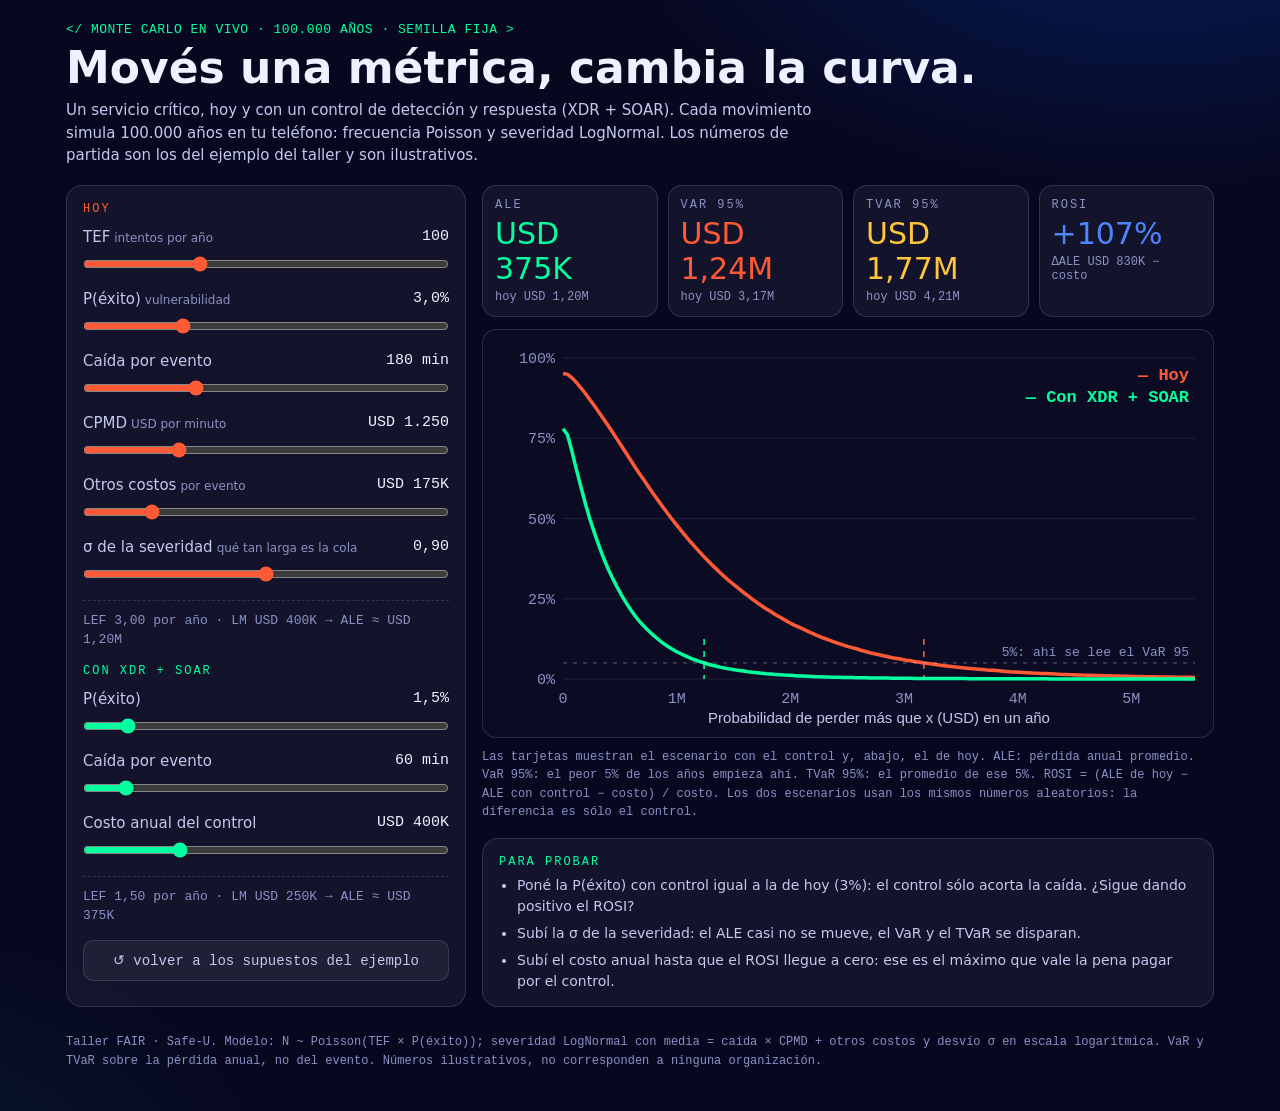
<file: index.html>
<!DOCTYPE html>
<html lang="es">
<head>
<meta charset="utf-8">
<meta name="viewport" content="width=device-width,initial-scale=1">
<title>Simulador FAIR · Monte Carlo</title>
<meta name="description" content="Simulador Monte Carlo de pérdida anual con FAIR: mové las métricas y mirá cómo cambian el ALE, el VaR, el TVaR y el ROSI de un control.">
<style>
:root{
  --bg:#070820;--card:rgba(255,255,255,.05);--line:rgba(255,255,255,.13);
  --green:#03FF9E;--coral:#FF5A36;--amber:#FFC53D;--blue:#4C86FF;--violet:#B78CFF;
  --ink:#EEF1FF;--ink2:#C3C9EE;--mute:#8A92C4;
  --h:'Bahnschrift','DIN Alternate','Segoe UI',system-ui,sans-serif;
  --b:'Segoe UI','Helvetica Neue',system-ui,-apple-system,sans-serif;
  --m:'Cascadia Code','Consolas','SF Mono','Menlo',monospace;
}
*{box-sizing:border-box;margin:0;padding:0}
html{-webkit-text-size-adjust:100%}
body{background:radial-gradient(900px 500px at 90% -10%,rgba(0,84,242,.28),transparent 60%),radial-gradient(700px 500px at -10% 110%,rgba(3,255,158,.08),transparent 60%),var(--bg);
  color:var(--ink);font-family:var(--b);min-height:100vh;-webkit-font-smoothing:antialiased}
.wrap{max-width:1180px;margin:0 auto;padding:22px 16px 40px}
header .tag{font-family:var(--m);font-size:13px;color:var(--green);letter-spacing:.5px;text-transform:uppercase}
header h1{font-family:var(--h);font-size:clamp(26px,6vw,44px);line-height:1.05;margin:8px 0 8px}
header p{color:var(--ink2);font-size:15px;line-height:1.5;max-width:760px}
.grid{display:grid;grid-template-columns:minmax(0,1fr);gap:16px;margin-top:18px}
.grid>*{min-width:0}
body{overflow-x:hidden}
@media(min-width:900px){.grid{grid-template-columns:400px minmax(0,1fr)}}
.card{background:var(--card);border:1px solid var(--line);border-radius:16px;padding:16px 16px 14px}
.k{font-family:var(--m);font-size:12px;letter-spacing:2px;color:var(--mute);text-transform:uppercase}
.k.g{color:var(--green)}.k.c{color:var(--coral)}
.sl{display:grid;grid-template-columns:1fr auto;align-items:center;gap:4px 10px;margin-top:12px}
.sl label{font-size:15px;color:var(--ink2)}
.sl label small{color:var(--mute);font-size:12px;margin-left:4px}
.sl output{font-family:var(--m);font-size:15px;color:var(--ink);text-align:right}
.sl input{grid-column:1 / span 2;width:100%;accent-color:var(--coral);height:28px}
.sl.c input{accent-color:var(--green)}
.lm{font-family:var(--m);font-size:13px;color:var(--mute);border-top:1px dashed var(--line);margin-top:12px;padding-top:10px;line-height:1.5}
.sep{height:14px}
button.rst{margin-top:14px;width:100%;font-family:var(--m);font-size:14px;padding:11px;border-radius:10px;border:1px solid var(--line);background:rgba(255,255,255,.05);color:var(--ink2);cursor:pointer}
.kp{display:grid;grid-template-columns:repeat(2,1fr);gap:10px}
@media(min-width:620px){.kp{grid-template-columns:repeat(4,1fr)}}
.kp>div{background:var(--card);border:1px solid var(--line);border-radius:14px;padding:12px}
.kp .v{font-family:var(--h);font-size:clamp(20px,4.6vw,30px);margin-top:4px}
.kp .d{font-family:var(--m);font-size:12px;color:var(--mute);margin-top:4px}
.kp .ale .v{color:var(--green)}.kp .var .v{color:var(--coral)}.kp .tvar .v{color:var(--amber)}.kp .rosi .v{color:var(--blue)}
.chart{margin-top:12px;background:rgba(255,255,255,.02);border:1px solid var(--line);border-radius:14px;padding:6px}
.chart svg{display:block;width:100%;height:auto}
.note{font-family:var(--m);font-size:12px;color:var(--mute);line-height:1.55;margin-top:10px}
.try{margin-top:16px}
.try li{color:var(--ink2);font-size:14px;line-height:1.5;margin:6px 0 0 18px}
.busy{opacity:.55;transition:opacity .15s}
footer{margin-top:26px;color:var(--mute);font-size:12px;line-height:1.6;font-family:var(--m)}
footer a{color:var(--ink2)}
</style>
</head>
<body>
<div class="wrap">
  <header>
    <div class="tag">&lt;/ monte carlo en vivo · 100.000 años · semilla fija &gt;</div>
    <h1>Movés una métrica, cambia la curva.</h1>
    <p>Un servicio crítico, hoy y con un control de detección y respuesta (XDR + SOAR). Cada movimiento simula 100.000 años en tu teléfono: frecuencia Poisson y severidad LogNormal. Los números de partida son los del ejemplo del taller y son ilustrativos.</p>
  </header>

  <div class="grid">
    <section class="card" id="ctl">
      <div class="k c">Hoy</div>
      <div class="sl"><label>TEF<small>intentos por año</small></label><output for="tef"></output><input type="range" name="tef" min="10" max="300" step="5"></div>
      <div class="sl"><label>P(éxito)<small>vulnerabilidad</small></label><output for="p0"></output><input type="range" name="p0" min="0.5" max="10" step="0.5"></div>
      <div class="sl"><label>Caída por evento</label><output for="dt0"></output><input type="range" name="dt0" min="0" max="600" step="10"></div>
      <div class="sl"><label>CPMD<small>USD por minuto</small></label><output for="cpmd"></output><input type="range" name="cpmd" min="0" max="5000" step="50"></div>
      <div class="sl"><label>Otros costos<small>por evento</small></label><output for="otros"></output><input type="range" name="otros" min="0" max="1000" step="25"></div>
      <div class="sl"><label>σ de la severidad<small>qué tan larga es la cola</small></label><output for="sg"></output><input type="range" name="sg" min="0.2" max="1.6" step="0.05"></div>
      <div class="lm" data-lm="0"></div>
      <div class="sep"></div>
      <div class="k g">Con XDR + SOAR</div>
      <div class="sl c"><label>P(éxito)</label><output for="p1"></output><input type="range" name="p1" min="0.5" max="10" step="0.5"></div>
      <div class="sl c"><label>Caída por evento</label><output for="dt1"></output><input type="range" name="dt1" min="0" max="600" step="10"></div>
      <div class="sl c"><label>Costo anual del control</label><output for="costo"></output><input type="range" name="costo" min="25" max="1500" step="25"></div>
      <div class="lm" data-lm="1"></div>
      <button class="rst" data-reset>↺ volver a los supuestos del ejemplo</button>
    </section>

    <section>
      <div class="kp" id="kp">
        <div class="ale"><div class="k">ALE</div><div class="v">…</div><div class="d"></div></div>
        <div class="var"><div class="k">VaR 95%</div><div class="v">…</div><div class="d"></div></div>
        <div class="tvar"><div class="k">TVaR 95%</div><div class="v">…</div><div class="d"></div></div>
        <div class="rosi"><div class="k">ROSI</div><div class="v">…</div><div class="d"></div></div>
      </div>
      <div class="chart" id="chart"></div>
      <div class="note">Las tarjetas muestran el escenario con el control y, abajo, el de hoy. ALE: pérdida anual promedio. VaR 95%: el peor 5% de los años empieza ahí. TVaR 95%: el promedio de ese 5%. ROSI = (ALE de hoy − ALE con control − costo) / costo. Los dos escenarios usan los mismos números aleatorios: la diferencia es sólo el control.</div>
      <div class="card try">
        <div class="k g">Para probar</div>
        <ul>
          <li>Poné la P(éxito) con control igual a la de hoy (3%): el control sólo acorta la caída. ¿Sigue dando positivo el ROSI?</li>
          <li>Subí la σ de la severidad: el ALE casi no se mueve, el VaR y el TVaR se disparan.</li>
          <li>Subí el costo anual hasta que el ROSI llegue a cero: ese es el máximo que vale la pena pagar por el control.</li>
        </ul>
      </div>
    </section>
  </div>

  <footer>Taller FAIR · Safe-U. Modelo: N ~ Poisson(TEF × P(éxito)); severidad LogNormal con media = caída × CPMD + otros costos y desvío σ en escala logarítmica. VaR y TVaR sobre la pérdida anual, no del evento. Números ilustrativos, no corresponden a ninguna organización.</footer>
</div>

<script>
(function () {
  'use strict';
  var NSIM = 100000;
  var DEF = { tef: 100, p0: 3, dt0: 180, cpmd: 1250, otros: 175, sg: 0.9, p1: 1.5, dt1: 60, costo: 400 };
  var COL = { g: '#03FF9E', co: '#FF5A36', ink2: '#C3C9EE', mu: '#8A92C4', grid: 'rgba(255,255,255,.08)' };
  function $(s, r) { return (r || document).querySelector(s); }
  function $$(s, r) { return Array.prototype.slice.call((r || document).querySelectorAll(s)); }
  function dec(v, d) { return v.toFixed(d).replace('.', ','); }
  function thou(v) { return String(Math.round(v)).replace(/\B(?=(\d{3})+(?!\d))/g, '.'); }
  function fmtUSD(v) { var a = Math.abs(v); if (a >= 1e6) return 'USD ' + dec(v / 1e6, a >= 1e7 ? 1 : 2) + 'M'; if (a >= 1e3) return 'USD ' + Math.round(v / 1e3) + 'K'; return 'USD ' + Math.round(v); }
  function lnParams(mean, sg) { return { mu: Math.log(mean) - sg * sg / 2, sg: sg }; }
  function mulberry(a) { return function () { a |= 0; a = a + 0x6D2B79F5 | 0; var t = Math.imul(a ^ a >>> 15, 1 | a); t = t + Math.imul(t ^ t >>> 7, 61 | t) ^ t; return ((t ^ t >>> 14) >>> 0) / 4294967296; }; }
  function normal(r) { var u = 0, v = 0; while (u === 0) u = r(); while (v === 0) v = r(); return Math.sqrt(-2 * Math.log(u)) * Math.cos(2 * Math.PI * v); }
  function poisInv(lam, u) { var k = 0, p = Math.exp(-lam), c = p; while (u > c && k < 400) { k++; p *= lam / k; c += p; } return k; }
  function simYears(n, seed, lam, mean, sg) {
    var p = lnParams(mean, sg), out = new Float64Array(n);
    for (var y = 0; y < n; y++) {
      var r = mulberry(seed * 2654435761 + y * 40503 + 7), k = poisInv(lam, r()), tot = 0;
      for (var j = 0; j < k; j++) tot += Math.exp(p.mu + p.sg * normal(r));
      out[y] = tot;
    }
    return out;
  }
  function stats(arr) {
    var a = Float64Array.from(arr).sort(), n = a.length, s = 0, k95 = Math.floor(0.95 * n), st = 0, j;
    for (j = 0; j < n; j++) s += a[j];
    for (j = k95; j < n; j++) st += a[j];
    return { sorted: a, ale: s / n, var95: a[k95], tvar95: st / (n - k95), p995: a[Math.floor(0.995 * n)] };
  }
  var root = $('#ctl'), ins = $$('input[type=range]', root), R0 = null, R1 = null, timer = null;
  function val(k) { return +$('input[name=' + k + ']', root).value; }
  function fmtIn(k, v) {
    if (k === 'p0' || k === 'p1') return dec(v, 1) + '%';
    if (k === 'dt0' || k === 'dt1') return v + ' min';
    if (k === 'cpmd') return 'USD ' + thou(v);
    if (k === 'otros' || k === 'costo') return 'USD ' + v + 'K';
    if (k === 'sg') return dec(v, 2);
    return String(v);
  }
  function labels() { ins.forEach(function (e) { var o = $('output[for=' + e.name + ']', root); if (o) o.textContent = fmtIn(e.name, +e.value); }); }
  function run() {
    labels();
    var lam0 = val('tef') * val('p0') / 100, lam1 = val('tef') * val('p1') / 100;
    var lm0 = val('dt0') * val('cpmd') + val('otros') * 1000, lm1 = val('dt1') * val('cpmd') + val('otros') * 1000, sg = val('sg');
    $('[data-lm="0"]').textContent = 'LEF ' + dec(lam0, 2) + ' por año · LM ' + fmtUSD(lm0) + ' → ALE ≈ ' + fmtUSD(lam0 * lm0);
    $('[data-lm="1"]').textContent = 'LEF ' + dec(lam1, 2) + ' por año · LM ' + fmtUSD(lm1) + ' → ALE ≈ ' + fmtUSD(lam1 * lm1);
    R0 = stats(simYears(NSIM, 7, lam0, Math.max(lm0, 1), sg));
    R1 = stats(simYears(NSIM, 7, lam1, Math.max(lm1, 1), sg));
    var c = val('costo') * 1000, rosi = (R0.ale - R1.ale - c) / c;
    function kp(cls, a, b) { var e = $('#kp .' + cls); $('.v', e).textContent = a; $('.d', e).textContent = b; }
    kp('ale', fmtUSD(R1.ale), 'hoy ' + fmtUSD(R0.ale));
    kp('var', fmtUSD(R1.var95), 'hoy ' + fmtUSD(R0.var95));
    kp('tvar', fmtUSD(R1.tvar95), 'hoy ' + fmtUSD(R0.tvar95));
    kp('rosi', (rosi >= 0 ? '+' : '−') + Math.round(Math.abs(rosi) * 100) + '%', 'ΔALE ' + fmtUSD(R0.ale - R1.ale) + ' − costo');
    draw();
    document.body.classList.remove('busy');
  }
  function svgEl(tag, at, parent) { var e = document.createElementNS('http://www.w3.org/2000/svg', tag); for (var k in at) e.setAttribute(k, at[k]); if (parent) parent.appendChild(e); return e; }
  function txt(s, x, y, t, o) { o = o || {}; var e = svgEl('text', { x: x, y: y, fill: o.fill || COL.mu, 'font-size': o.fs || 13, 'text-anchor': o.a || 'start', 'font-family': o.ff || 'Consolas, monospace', 'font-weight': o.fw || 400 }, s); e.textContent = t; return e; }
  function draw() {
    if (!R0) return;
    var host = $('#chart'); host.innerHTML = ''; var W = Math.max(300, Math.round(host.clientWidth - 12)), H = Math.round(W < 600 ? W * 0.85 : W * 0.55), sm = W < 600;
    var s = svgEl('svg', { viewBox: '0 0 ' + W + ' ' + H, role: 'img', 'aria-label': 'Curva de excedencia de la pérdida anual, hoy y con el control' }, host);
    var L = sm ? 46 : 74, R = W - 12, T0 = 22, B = H - 52, top = Math.max(R0.p995, 1);
    function X(v) { return L + Math.min(v, top) / top * (R - L); } function Y(p) { return B - p * (B - T0); }
    [0, .25, .5, .75, 1].forEach(function (p) { svgEl('line', { x1: L, x2: R, y1: Y(p), y2: Y(p), stroke: COL.grid }, s); txt(s, L - 8, Y(p) + 5, Math.round(p * 100) + '%', { a: 'end', fs: sm ? 12 : 15 }); });
    var stp = (sm && top > 2e6) ? 1e6 : top > 4e6 ? 1e6 : top > 2e6 ? 5e5 : top > 8e5 ? 2e5 : 1e5, v;
    for (v = 0; v <= top; v += stp) txt(s, X(v), B + 24, v ? (v >= 1e6 ? dec(v / 1e6, v % 1e6 ? 1 : 0) + 'M' : v / 1e3 + 'K') : '0', { a: 'middle', fs: sm ? 12 : 15 });
    txt(s, (L + R) / 2, H - 8, 'Probabilidad de perder más que x (USD) en un año', { fill: COL.ink2, fs: sm ? 12 : 15, a: 'middle', ff: 'Segoe UI, sans-serif' });
    [[R0, COL.co, 'Hoy'], [R1, COL.g, 'Con XDR + SOAR']].forEach(function (q, k) {
      var a = q[0].sorted, n = a.length, d = '', pts = 140;
      for (var j = 0; j <= pts; j++) { var x = top * j / pts, lo = 0, hi = n; while (lo < hi) { var mid = (lo + hi) >> 1; if (a[mid] <= x) lo = mid + 1; else hi = mid; } d += (j ? 'L' : 'M') + X(x).toFixed(1) + ' ' + Y((n - lo) / n).toFixed(1); }
      svgEl('path', { d: d, fill: 'none', stroke: q[1], 'stroke-width': 3.5 }, s);
      svgEl('line', { x1: X(q[0].var95), x2: X(q[0].var95), y1: Y(0.05) - 24, y2: B, stroke: q[1], 'stroke-width': 1.6, 'stroke-dasharray': '6 6' }, s);
      txt(s, R - 6, T0 + 22 + k * 22, '— ' + q[2], { fill: q[1], fs: sm ? 14 : 17, fw: 700, a: 'end' });
    });
    svgEl('line', { x1: L, x2: R, y1: Y(0.05), y2: Y(0.05), stroke: 'rgba(255,255,255,.35)', 'stroke-dasharray': '4 6' }, s);
    txt(s, R - 6, Y(0.05) - 7, '5%: ahí se lee el VaR 95', { fs: sm ? 11 : 13, a: 'end' });
  }
  function schedule() { labels(); document.body.classList.add('busy'); clearTimeout(timer); timer = setTimeout(run, 140); }
  function setDefaults() { for (var k in DEF) { var e = $('input[name=' + k + ']', root); if (e) e.value = DEF[k]; } }
  ins.forEach(function (e) { e.addEventListener('input', schedule); });
  var rz = null; window.addEventListener('resize', function () { clearTimeout(rz); rz = setTimeout(draw, 150); });
  $('[data-reset]').onclick = function () { setDefaults(); schedule(); };
  setDefaults(); labels(); setTimeout(run, 30);
})();
</script>
</body>
</html>
</file>
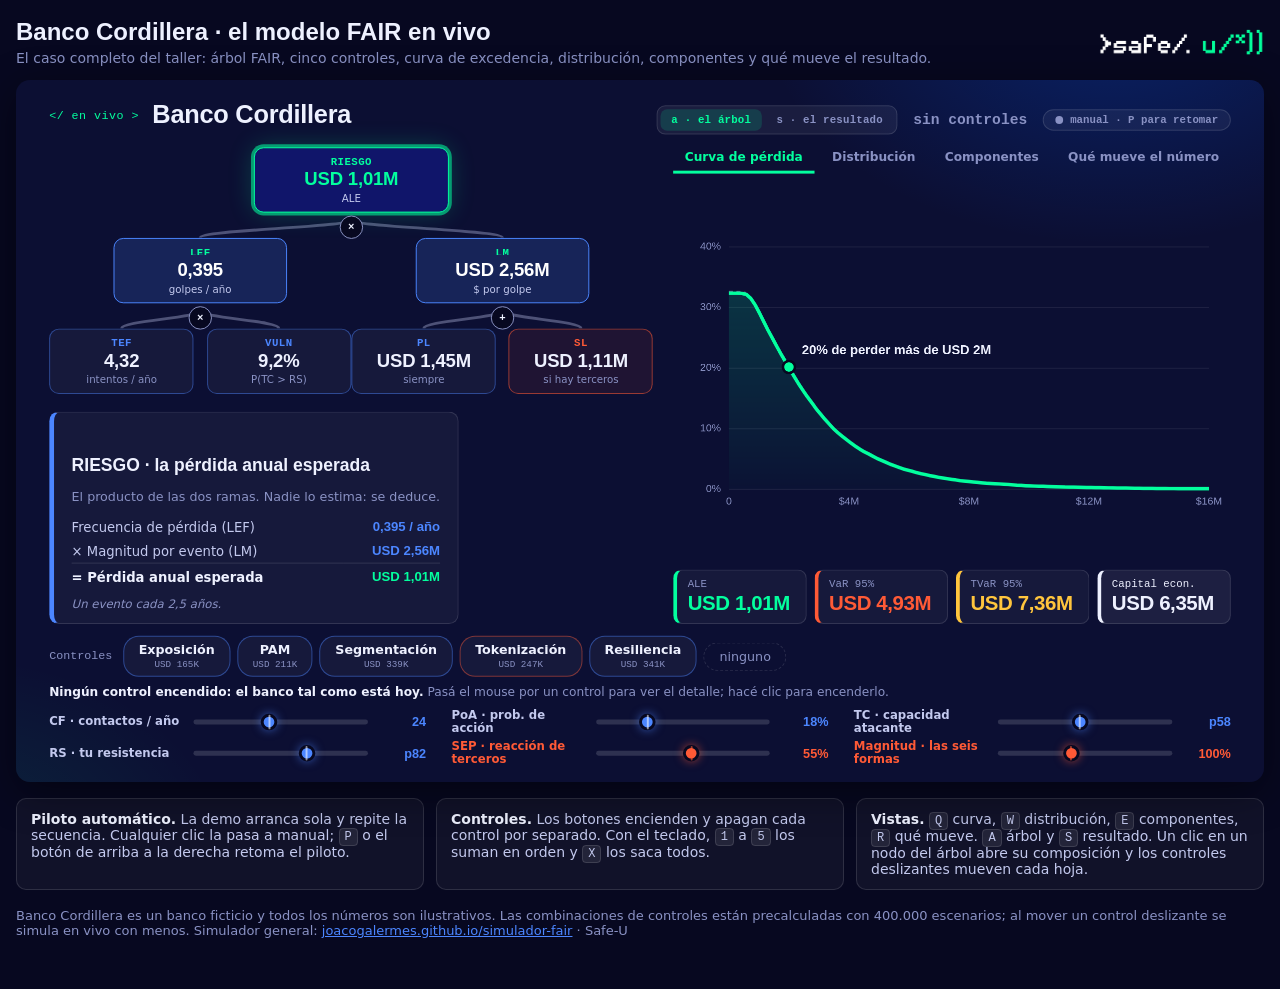
<file: cordillera/index.html>
<!doctype html>
<html lang="es">
<head>
<meta charset="utf-8">
<meta name="viewport" content="width=device-width, initial-scale=1, viewport-fit=cover">
<title>Banco Cordillera · demo FAIR en vivo</title>
<link rel="stylesheet" href="demo.css">
<style>
:root{--bg:#070820;--bg2:#0C0F33;--navy:#090B52;--blue:#0054F2;--blue2:#4C86FF;--green:#03FF9E;--coral:#FF5A36;--amber:#FFC53D;
  --ink:#EEF1FF;--ink2:#C3C9EE;--mute:#8A92C4;--line:rgba(255,255,255,.12);--card:rgba(255,255,255,.045);color-scheme:dark}
*{box-sizing:border-box}
html,body{margin:0;background:var(--bg);color:var(--ink);font-family:'Segoe UI','Helvetica Neue',system-ui,sans-serif}
.wrap{max-width:1600px;margin:0 auto;padding:18px max(16px,env(safe-area-inset-left,0px)) 40px}
header{display:flex;align-items:center;justify-content:space-between;gap:16px;flex-wrap:wrap;margin-bottom:14px}
header h1{font-family:'Bahnschrift','DIN Alternate','Segoe UI',sans-serif;font-size:24px;margin:0}
header p{margin:4px 0 0;color:var(--mute);font-size:14px}
header img{height:26px}
.stage-wrap{position:relative;width:100%;overflow:hidden;border-radius:14px;box-shadow:0 10px 40px rgba(0,0,0,.45)}
.stage{position:absolute;left:0;top:0;width:1920px;height:1080px;transform-origin:0 0;
  background:radial-gradient(900px 600px at 88% -10%,rgba(0,84,242,.28),transparent 60%),
             radial-gradient(700px 500px at -5% 110%,rgba(3,255,158,.10),transparent 60%),var(--bg2)}
.ayuda{margin-top:16px;display:grid;gap:12px;grid-template-columns:repeat(auto-fit,minmax(260px,1fr));font-size:14px;color:var(--ink2)}
.ayuda div{background:var(--card);border:1px solid var(--line);border-radius:10px;padding:12px 14px}
.ayuda b{color:var(--ink)}
kbd{font-family:'Cascadia Code',Consolas,monospace;font-size:12px;background:rgba(255,255,255,.08);border:1px solid var(--line);border-radius:4px;padding:1px 5px}
.pie{margin-top:18px;font-size:13px;color:var(--mute)}
.pie a{color:var(--blue2)}
.rot{display:none;margin-top:10px;font-size:13px;color:var(--amber)}
@media (max-width:700px) and (orientation:portrait){.rot{display:block}}
</style>
</head>
<body>
<div class="wrap">
  <header>
    <div>
      <h1>Banco Cordillera · el modelo FAIR en vivo</h1>
      <p>El caso completo del taller: árbol FAIR, cinco controles, curva de excedencia, distribución, componentes y qué mueve el resultado.</p>
    </div>
    <img src="safe-u-logo-blanco.png" alt="Safe-U">
  </header>
  <div class="stage-wrap" id="wrap"><div class="stage demo-slide" id="stage"><div class="demo-wrap"><div class="demo" id="demo-host"></div></div></div></div>
  <p class="rot">En el teléfono se ve mejor con la pantalla en horizontal.</p>
  <div class="ayuda">
    <div><b>Piloto automático.</b> La demo arranca sola y repite la secuencia. Cualquier clic la pasa a manual; <kbd>P</kbd> o el botón de arriba a la derecha retoma el piloto.</div>
    <div><b>Controles.</b> Los botones encienden y apagan cada control por separado. Con el teclado, <kbd>1</kbd> a <kbd>5</kbd> los suman en orden y <kbd>X</kbd> los saca todos.</div>
    <div><b>Vistas.</b> <kbd>Q</kbd> curva, <kbd>W</kbd> distribución, <kbd>E</kbd> componentes, <kbd>R</kbd> qué mueve. <kbd>A</kbd> árbol y <kbd>S</kbd> resultado. Un clic en un nodo del árbol abre su composición y los controles deslizantes mueven cada hoja.</div>
  </div>
  <p class="pie">Banco Cordillera es un banco ficticio y todos los números son ilustrativos. Las combinaciones de controles están precalculadas con 400.000 escenarios; al mover un control deslizante se simula en vivo con menos. Simulador general: <a href="../">joacogalermes.github.io/simulador-fair</a> · Safe-U</p>
</div>
<script src="fair.js"></script>
<script src="fair_data.js"></script>
<script src="demo.js"></script>
<script>
(function(){
  var wrap=document.getElementById('wrap'),stage=document.getElementById('stage');
  function fit(){var s=wrap.clientWidth/1920;stage.style.transform='scale('+s+')';wrap.style.height=(1080*s)+'px';}
  window.addEventListener('resize',fit);fit();
  if(!window.DEMO)return;
  window.DEMO.montar(document.getElementById('demo-host'));
  window.DEMO.auto(false);window.DEMO.tecla('x',true);window.DEMO.tecla('q',true);
  setTimeout(function(){window.DEMO.auto(true);},1200);
  document.addEventListener('keydown',function(e){
    if(e.ctrlKey||e.metaKey||e.altKey)return;
    var t=e.target;if(t&&(t.tagName==='INPUT'||t.tagName==='TEXTAREA'))return;
    if(e.key.length===1&&window.DEMO.tecla(e.key))e.preventDefault();
  });
})();
</script>
</body>
</html>
</file>
<file: cordillera/demo.css>
/* Demo en vivo · Banco Cordillera — portada del deck de ISACA (web/deck.css), con el tema del deck de la Eko.
 * Se dibuja en un lienzo de 1280×720 escalado ×1,5 (= 1920×1080): los tamaños son los originales.
 * Clases renombradas para no chocar con el deck: tn→dtn, op→dop, hl→dhl, mag→dmag, lbl→dlbl. */
.demo-slide{padding:0!important;
  --blue:#0054F2;--navy:#090B52;--green:#03FF9E;--ink:#293033;--deep:#05062E;--mag:#B3005C;--greend:#0AA06E;--amber:#C97A00;
  --n50:#F6F7F9;--n100:#ECEEF2;--n200:#D8DCE3;--n300:#B5BAC3;--n400:#8A909B;--n500:#5B616B;--cloud:#EAF0FF;--lilac:#A9B6EF;--pale:#C9D4FF;
  --f:'Segoe UI','Helvetica Neue',system-ui,sans-serif;--fm:'Cascadia Code','Consolas',ui-monospace,monospace;--fh:'Bahnschrift','DIN Alternate','Segoe UI',sans-serif;
  font-family:var(--f);color:var(--ink)}
.demo-slide .demo-wrap{position:absolute;left:0;top:0;width:1280px;height:720px;transform:scale(1.5);transform-origin:0 0}
.demo-slide button{font-family:var(--f)}
.demo-slide .foot{display:none}
/* piloto automático */
.dm-auto{position:static;white-space:nowrap;font-family:var(--fm);font-size:11px;font-weight:700;color:var(--n400);
  background:var(--n50);border:1px solid var(--n200);border-radius:20px;padding:4px 12px;cursor:pointer;display:flex;gap:7px;align-items:center}
.dm-auto::before{content:'';width:8px;height:8px;border-radius:50%;background:var(--n300)}
.dm-auto.on{color:var(--greend);border-color:rgba(10,160,110,.4)}
.dm-auto.on::before{background:var(--greend);animation:blink 1.2s steps(1) infinite}
.dm-c.drag label{color:var(--blue)}
.dm-c.dmag.drag label{color:var(--mag)}
.tree svg { position: absolute; inset: 0; width: 100%; height: 100%; }
.dtn {
  position: absolute; transform: translateX(-50%); text-align: center;
  border-radius: 10px; border: 1px solid var(--n200); background: #fff;
  padding: 8px 6px; z-index: 2; transition: box-shadow .2s, transform .2s;
}
.dtn .sg { display: block; font-family: var(--fm); font-size: 11px; font-weight: 700; color: var(--blue); letter-spacing: .04em; }
.dtn .nm { display: block; font-weight: 700; font-size: 14.5px; color: var(--navy); margin-top: 2px; line-height: 1.1; }
.dtn small { display: block; font-weight: 400; font-size: 10.5px; color: var(--n500); margin-top: 2px; }
.dtn.lv0 { background: var(--navy); border-color: var(--navy); }
.dtn.lv0 .sg { color: var(--green); }
.dtn.lv0 .nm { color: #fff; font-size: 14px; }
.dtn.lv0 small { color: var(--lilac); }
.dtn.lv1 { background: var(--blue); border-color: var(--blue); }
.dtn.lv1 .sg { color: var(--green); }
.dtn.lv1 .nm { color: #fff; }
.dtn.lv1 small { color: var(--cloud); }
.dtn.lv3 { background: var(--n50); }
.dop {
  position: absolute; transform: translate(-50%, -50%); z-index: 3;
  width: 24px; height: 24px; border-radius: 50%; background: #fff;
  border: 1px solid var(--n200); display: grid; place-items: center;
  font-family: var(--fm); font-size: 11px; font-weight: 700; color: var(--blue);
}
.demo { position: absolute; inset: 0; padding: 20px 34px 16px; display: flex; flex-direction: column; }
/* El encabezado se mantiene en UNA línea pase lo que pase: al sumarle el selector
   de modos se partía en dos y esa altura se la robaba al panel de detalle, que
   quedaba cortado a mitad de renglón. */
.dm-head { display: flex; justify-content: space-between; align-items: baseline;
  margin-bottom: 10px; flex-wrap: nowrap; gap: 14px; }
.dm-head > div:first-child { min-width: 0; display: flex; align-items: baseline; }
.dm-t { font-size: 23px; font-weight: 800; color: var(--navy); letter-spacing: -.02em;
  flex: 0 0 auto; }
.dm-s { font-size: 14px; color: var(--n500); margin-left: 14px;
  white-space: nowrap; overflow: hidden; text-overflow: ellipsis; min-width: 0; }
.dm-act { font-size: 15px; font-weight: 700; color: var(--n400); font-family: var(--fm);
  white-space: nowrap; flex: 0 0 auto; }
.dm-act.on { color: var(--greend); }

.dm-main { flex: 1; display: grid; grid-template-columns: 1.02fr 1fr; gap: 20px; min-height: 0; }
.dm-left, .dm-right { display: flex; flex-direction: column; min-height: 0; }

.dm-tree { position: relative; height: 244px; flex: 0 0 auto; }
.dm-tree svg { position: absolute; inset: 0; width: 100%; height: 100%; }
.dm-n { cursor: pointer; padding: 8px 6px; transition: box-shadow .18s; }
.dm-n .sg { font-size: 11px; }
.dm-n .nm { font-size: 17px; letter-spacing: -.01em; }
.dm-n small { font-size: 10.5px; }
.dm-n:hover { box-shadow: 0 6px 20px rgba(9, 11, 82, .18); }
.dm-n.sel { box-shadow: 0 0 0 3px rgba(0, 84, 242, .38); }
.dm-n.lv0.sel, .dm-n.lv1.sel { box-shadow: 0 0 0 3px rgba(3, 255, 158, .6); }

.dm-det {
  flex: 1; margin-top: 12px; background: var(--n50); border-radius: 10px;
  padding: 14px 18px; overflow: hidden; border-left: 5px solid var(--blue);
}
.dm-det h5 { font-size: 16.5px; font-weight: 800; color: var(--navy); margin-bottom: 5px; }
.dm-det p { font-size: 13px; line-height: 1.38; color: var(--n500); margin-bottom: 10px; }
.dm-det table { width: 100%; border-collapse: collapse; }
.dm-det td { font-size: 13.5px; padding: 4px 0; color: var(--ink); }
.dm-det td:last-child { text-align: right; font-weight: 700; color: var(--blue); font-variant-numeric: tabular-nums; }
.dm-det tr.tot td { border-top: 1px solid var(--n200); padding-top: 6px; font-weight: 800; color: var(--navy); }
.dm-det tr.tot td:last-child { color: var(--navy); }
.dm-det em { display: block; font-size: 12px; color: var(--n400); font-style: italic; margin-top: 9px; }

.dm-tabs { display: flex; gap: 6px; flex: 0 0 auto; margin-bottom: 8px; }
.dm-tabs button {
  font-family: var(--f); font-size: 12.5px; font-weight: 700; color: var(--n500);
  background: transparent; border: none; border-bottom: 3px solid transparent;
  padding: 5px 12px 7px; cursor: pointer; transition: all .15s;
}
.dm-tabs button:hover { color: var(--blue); }
.dm-tabs button.on { color: var(--blue); border-bottom-color: var(--blue); }

.dm-cvwrap { position: relative; flex: 1; min-height: 0; }
.dm-cv { width: 100%; height: 100%; display: block; cursor: crosshair; }
.dm-tip {
  position: absolute; display: none; transform: translate(-50%, -118%);
  background: var(--navy); color: #fff; font-size: 12.5px; line-height: 1.32;
  padding: 7px 11px; border-radius: 7px; pointer-events: none; white-space: nowrap;
  box-shadow: 0 6px 20px rgba(9,11,82,.32);
}
.dm-tip b { color: var(--green); font-size: 15px; }

.dm-mets { flex: 0 0 auto; display: grid; grid-template-columns: repeat(4, 1fr); gap: 8px; margin-top: 8px; }
.dm-m { background: var(--n50); border-radius: 9px; padding: 8px 11px; position: relative; }
.dm-m span { display: block; font-size: 11px; font-weight: 700; color: var(--n500); }
.dm-m b { display: block; white-space: nowrap; font-size: 19px; font-weight: 900; color: var(--blue); letter-spacing: -.02em; margin-top: 2px; font-variant-numeric: tabular-nums; }
.dm-m i { position: absolute; right: 10px; top: 9px; font-style: normal; font-size: 11px; font-weight: 700; }
.dm-m i.dn { color: var(--greend); }
.dm-m i.up { color: var(--mag); }

/* ── controles ───────────────────────────────────────────────────────────── */
.dm-bot { flex: 0 0 auto; margin-top: 12px; }
.dm-chips { display: flex; gap: 7px; align-items: center; flex-wrap: wrap; }
.dm-chips .dlbl { font-size: 12px; font-weight: 700; color: var(--n500); margin-right: 4px; }
.dm-chips button {
  font-family: var(--f); font-size: 13px; font-weight: 700; color: var(--navy);
  background: #fff; border: 1.5px solid var(--n200); border-radius: 16px;
  padding: 6px 15px; cursor: pointer; transition: all .15s;
}
.dm-chips button:hover { border-color: var(--blue); color: var(--blue); }
.dm-chips button.on { background: var(--blue); border-color: var(--blue); color: #fff; }
.dm-chips button.clr { color: var(--n400); border-style: dashed; font-weight: 500; }

/* Tarjeta flotante del control: NO ocupa layout, así no puede empujar nada ni
   parpadear, y no necesita recortar el texto para entrar. */
.dm-info {
  position: absolute; left: 34px; right: 34px; bottom: 132px; z-index: 20;
  background: #fff; border-radius: 12px; padding: 15px 20px;
  border-left: 5px solid var(--blue);
  box-shadow: 0 18px 48px rgba(9, 11, 82, .22), 0 2px 8px rgba(9, 11, 82, .1);
  display: none;
}
.dm-info.on { display: block; }
.dm-info .i-h { display: flex; justify-content: space-between; align-items: baseline;
  gap: 18px; margin-bottom: 6px; }
.dm-info .i-h b { font-size: 17px; color: var(--navy); line-height: 1.15; }
.dm-info .i-nodo { font-family: var(--fm); font-size: 11.5px; color: var(--blue);
  white-space: nowrap; }
.dm-info .i-d { font-size: 13.5px; line-height: 1.4; color: var(--ink); }
.dm-info .i-w { font-size: 13.5px; line-height: 1.4; color: var(--n500); margin-top: 5px; }
.dm-info .i-w i { color: var(--navy); font-style: normal; font-weight: 700; }
.dm-info .i-n { display: flex; gap: 26px; margin-top: 11px; padding-top: 10px;
  border-top: 1px solid var(--n100); }
.dm-info .i-n span { font-size: 13px; color: var(--ink); font-weight: 600; }
.dm-info .i-n em { display: block; font-style: normal; font-size: 10px;
  font-family: var(--fm); color: var(--n400); font-weight: 400; margin-bottom: 1px; }
.dm-info .i-n b.pos { color: var(--greend); }
.dm-info .i-n b.neg { color: var(--mag); }

/* pista fija, sin contenido variable: no cambia de alto nunca */
.dm-pista { margin-top: 8px; font-size: 12.5px; color: var(--n500); }
.dm-pista b { color: var(--navy); }

.dm-sliders { display: grid; grid-template-columns: repeat(3, 1fr); gap: 4px 26px; margin-top: 9px; }
.dm-c { display: grid; grid-template-columns: 138px 1fr 50px; align-items: center; gap: 10px; }
.dm-c label { font-size: 12px; font-weight: 700; color: var(--ink); }
.dm-c.dmag label { color: var(--mag); }
.dm-c b { font-size: 13px; font-weight: 800; color: var(--blue); text-align: right; font-variant-numeric: tabular-nums; }
.dm-c.dmag b { color: var(--mag); }
.dm-c input[type=range] { -webkit-appearance: none; appearance: none; height: 5px; border-radius: 3px; background: var(--n200); outline: none; }
.dm-c input[type=range]::-webkit-slider-thumb {
  -webkit-appearance: none; appearance: none; width: 17px; height: 17px; border-radius: 50%;
  background: var(--blue); border: 3px solid #fff; box-shadow: 0 1px 6px rgba(9,11,82,.4); cursor: pointer;
}
.dm-c.dmag input[type=range]::-webkit-slider-thumb { background: var(--mag); }

/* el valor del que se movió cada nodo: la referencia es la BASE, no el frame
   anterior — en escena importa cuánto te alejaste del punto de partida */
.dm-n .was { display: none; }
.dm-n.chg { box-shadow: 0 0 0 2px rgba(179, 0, 92, .55); }
.dm-n.chg .was {
  display: block; font-family: var(--fm); font-size: 9.5px; line-height: 1;
  color: var(--mag); margin-top: 3px; text-decoration: line-through;
  text-decoration-color: rgba(179, 0, 92, .45);
}
/* sobre los nodos con fondo oscuro el magenta no se lee: los niveles 0 y 1 van
   en rosa claro. El nivel 2 tiene fondo blanco y se queda con el magenta. */
.dm-n.lv0.chg .was, .dm-n.lv1.chg .was {
  color: #FFCCE4; text-decoration-color: rgba(255, 204, 228, .6);
}

/* pasar el mouse por una palanca ilumina el nodo que alimenta y su camino
   hasta la raíz: la propagación que se cuenta hablando, dibujada */
.dm-n { transition: box-shadow .16s ease, transform .16s ease; }
.dm-n.dhl { transform: translate(-50%, -2px) scale(1.03); z-index: 5;
  box-shadow: 0 0 0 3px var(--green), 0 10px 26px rgba(3, 255, 158, .3); }
#dm-svg path { transition: stroke .16s ease, stroke-width .16s ease; }
#dm-svg path.dhl { stroke: var(--green); stroke-width: 5; }

/* palancas: la marca del valor declarado */
/* el input dejó de ser hijo directo del grid al envolverlo, así que ya no se
   estira solo: sin esto toma su ancho intrínseco y la marca del valor declarado
   queda midiendo contra un riel más largo que el recorrido real del pulgar */
.dm-c .rail { position: relative; display: block; width: 100%; }
.dm-c .rail input[type=range] { display: block; width: 100%; margin: 0; }
/* el pulgar mide 17px y no recorre el 100% del riel: sin descontarlo, la marca
   del valor declarado queda corrida justo donde tiene que coincidir */
.dm-c .rail .base {
  position: absolute; top: 50%; width: 2px; height: 15px; margin-top: -7.5px;
  margin-left: -1px; background: var(--n400); border-radius: 1px; pointer-events: none;
}
.dm-c.dmag .rail .base { background: rgba(179, 0, 92, .5); }

/* controles: el color dice qué rama tocan, y el costo deja de ser un secreto */
.dm-chips button i {
  display: block; font-style: normal; font-family: var(--fm); font-size: 9.5px;
  font-weight: 400; color: var(--n400); margin-top: 2px; letter-spacing: 0;
}
.dm-chips button.on i { color: rgba(255, 255, 255, .72); }
.dm-chips button.frec { border-color: #BBD0FF; }
.dm-chips button.dmag { border-color: #F3C2DA; }
.dm-chips button.dmag.on { background: var(--mag); border-color: var(--mag); }

/* el capital económico sostiene la tesis de la charla: no puede pesar igual */
/* ⚠ prefijado: `.cap` a secas es el pie de figura del deck (italic + centrado) y
   se lo comía. Las clases cortas de este deck están tomadas — usar dm-*. */
/* En proyector el fondo oscuro se lee como APAGADO, no como importante — y ésta
   es la métrica que sostiene la tesis de la charla. Va al revés: fondo claro con
   el acento fuerte a la izquierda. */
.dm-m.dm-cap { background: #fff; box-shadow: inset 4px 0 0 var(--navy), 0 2px 10px rgba(9,11,82,.10); }
.dm-m.dm-cap span { color: var(--navy); }
.dm-m.dm-cap b { color: var(--navy); }

/* el panel de detalle crecía hasta el borde y dejaba un hueco muerto grande
   justo donde cae el ojo */
.dm-det { align-self: start; }
/* ═══════════════════════════════════════════════════════════════════════════
   DEMO · TRES MODOS + LA LÍNEA DE DECISIÓN
   El tablero fijo mostraba todo con el mismo peso: cuando se explica el árbol,
   el gráfico compite; cuando se muestra la curva, compite el árbol. Los modos
   siguen los tramos del guion — y lo que no manda no se va, se achica.
   ═══════════════════════════════════════════════════════════════════════════ */
.dm-hd-r { display: flex; align-items: center; gap: 16px; flex: 0 0 auto; }
.dm-modos { display: flex; gap: 4px; background: var(--n100); border-radius: 9px; padding: 3px; }
.dm-modos button {
  font-family: var(--fm); font-size: 11px; font-weight: 700; color: var(--n500);
  background: transparent; border: none; border-radius: 7px; padding: 5px 11px;
  cursor: pointer; transition: all .15s; letter-spacing: .02em;
}
.dm-modos button:hover { color: var(--navy); }
.dm-modos button.on { background: #fff; color: var(--navy); box-shadow: 0 1px 4px rgba(9,11,82,.16); }

.dm-main, .dm-tree, .dm-cvwrap, .dm-det { transition: all .28s cubic-bezier(.4,0,.2,1); }

/* a · EL ÁRBOL — la propagación es la protagonista */
.demo.m-arbol .dm-main { grid-template-columns: 1.34fr 1fr; }
.demo.m-arbol .dm-tree { height: 262px; }
.demo.m-arbol .dm-n .nm { font-size: 19px; }

/* s · EL RESULTADO — manda la curva; el árbol queda de referencia.
   ⚠ El árbol NO se puede comprimir achicando la columna: los nodos tienen ancho
   fijo en píxeles y a menos de ~570px se montan unos sobre otros. Se ESCALA:
   se le da un ancho lógico mayor, se reduce con scale y se descuenta el alto
   sobrante con un margen negativo. Así conserva sus proporciones y no se pisa. */
.demo.m-resultado .dm-main { grid-template-columns: .62fr 1fr; }
.demo.m-resultado .dm-tree {
  width: 147%; height: 244px; transform: scale(.68); transform-origin: top left;
  margin-bottom: -78px;
}
.demo.m-resultado .dm-n small { display: none; }
.demo.m-resultado .dm-det h5 { font-size: 14px; }
.demo.m-resultado .dm-det p { display: none; }
.demo.m-resultado .dm-det td { font-size: 12px; }

/* la línea de decisión */
.dm-deal {
  flex: 0 0 auto; display: none; align-items: baseline; flex-wrap: wrap; gap: 0 14px;
  margin-top: 12px; padding: 12px 20px; border-radius: 11px;
  background: linear-gradient(92deg, #061034 0%, #0A1A52 100%);
  box-shadow: 0 8px 26px rgba(6, 16, 52, .28);
}
.dm-deal.on { display: flex; }
.dm-deal .q { font-size: 15px; font-weight: 800; color: var(--green); letter-spacing: -.01em; }
.dm-deal .c, .dm-deal .e { font-size: 15px; color: rgba(255, 255, 255, .8); }
.dm-deal b { color: #fff; font-weight: 800; font-variant-numeric: tabular-nums; }
.dm-deal .fl { color: rgba(255, 255, 255, .38); font-size: 17px; }
.dm-deal .r {
  margin-left: auto; font-family: var(--fm); font-size: 17px; font-weight: 700;
  padding: 3px 12px; border-radius: 8px;
}
.dm-deal .r.pos { background: rgba(3, 255, 158, .16); color: var(--green); }
.dm-deal .r.neg { background: rgba(255, 122, 184, .16); color: #FF7AB8; }

/* ═══════════════════════════════════════════════════════════════════════════
   TEMA EKO — la demo con el lenguaje visual del deck (navy + grilla, verde / coral / ámbar)
   Se pisan sólo colores y tipografías: la geometría es la del deck de ISACA.
   ═══════════════════════════════════════════════════════════════════════════ */
.demo-slide{--card:rgba(255,255,255,.045);--line:rgba(255,255,255,.12);--ink2:#C3C9EE;--mute:#8A92C4;--blue2:#4C86FF;--coral:#FF5A36;--amb:#FFC53D;color:#EEF1FF}
.demo-slide .dm-t{font-family:var(--fh);font-size:26px;font-weight:700;color:#EEF1FF;letter-spacing:-.01em}
.demo-slide .dm-t::before{content:'</ en vivo > ';font-family:var(--fm);font-size:12px;font-weight:400;color:var(--green);letter-spacing:.04em;vertical-align:4px;margin-right:6px}
.demo-slide .dm-s{color:var(--mute);font-family:var(--fm);font-size:12px}
.demo-slide .dm-act{color:var(--mute)} .demo-slide .dm-act.on{color:var(--green)}
.demo-slide .dm-modos{background:rgba(255,255,255,.06);border:1px solid var(--line)}
.demo-slide .dm-modos button{color:var(--mute)}
.demo-slide .dm-modos button:hover{color:#EEF1FF}
.demo-slide .dm-modos button.on{background:rgba(3,255,158,.14);color:var(--green);box-shadow:none}

/* árbol */
.demo-slide .dtn{background:var(--card);border:1px solid rgba(76,134,255,.45)}
.demo-slide .dtn .sg{color:var(--blue2)}
.demo-slide .dtn .nm{color:#EEF1FF;font-family:var(--fh)}
.demo-slide .dtn small{color:var(--mute)}
.demo-slide .dtn.lv0{background:#10156a;border-color:var(--green);box-shadow:0 0 26px rgba(3,255,158,.22)}
.demo-slide .dtn.lv0 .sg,.demo-slide .dtn.lv0 .nm{color:var(--green)}
.demo-slide .dtn.lv0 small{color:var(--ink2)}
.demo-slide .dtn.lv1{background:rgba(76,134,255,.18);border-color:var(--blue2)}
.demo-slide .dtn.lv1 .sg{color:var(--green)}
.demo-slide .dtn.lv1 .nm{color:#fff}
.demo-slide .dtn.lv1 small{color:var(--ink2)}
.demo-slide .dtn[data-k="sl"]{border-color:rgba(255,90,54,.55);background:rgba(255,90,54,.08)}
.demo-slide .dtn[data-k="sl"] .sg{color:var(--coral)}
.demo-slide .dop{background:#070820;border-color:var(--mute);color:#EEF1FF}
.demo-slide .dm-n:hover{box-shadow:0 6px 20px rgba(0,0,0,.4)}
.demo-slide .dm-n.sel{box-shadow:0 0 0 3px rgba(76,134,255,.55)}
.demo-slide .dm-n.lv0.sel,.demo-slide .dm-n.lv1.sel{box-shadow:0 0 0 3px rgba(3,255,158,.55),0 0 26px rgba(3,255,158,.22)}
.demo-slide .dm-n.chg{box-shadow:0 0 0 2px rgba(255,90,54,.7)}
.demo-slide .dm-n.chg .was,.demo-slide .dm-n.lv0.chg .was,.demo-slide .dm-n.lv1.chg .was{color:#FF9C85;text-decoration-color:rgba(255,156,133,.6)}
.demo-slide .dm-n.dhl{box-shadow:0 0 0 3px var(--green),0 10px 26px rgba(3,255,158,.3)}

/* detalle del nodo */
.demo-slide .dm-det{background:var(--card);border:1px solid var(--line);border-left:5px solid var(--blue2)}
.demo-slide .dm-det h5{color:#EEF1FF;font-family:var(--fh);font-size:18px}
.demo-slide .dm-det p{color:var(--mute)}
.demo-slide .dm-det td{color:var(--ink2)}
.demo-slide .dm-det td:last-child{color:var(--blue2);font-family:var(--fh)}
.demo-slide .dm-det tr.tot td{border-top-color:var(--line);color:#EEF1FF}
.demo-slide .dm-det tr.tot td:last-child{color:var(--green)}
.demo-slide .dm-det em{color:var(--mute)}

/* vistas y métricas */
.demo-slide .dm-tabs button{color:var(--mute);white-space:nowrap}
.demo-slide .dm-tabs button:hover{color:#EEF1FF}
.demo-slide .dm-tabs button.on{color:var(--green);border-bottom-color:var(--green)}
.demo-slide .dm-tip{background:#10156a;border:1px solid rgba(3,255,158,.4);box-shadow:0 8px 24px rgba(0,0,0,.5)}
.demo-slide .dm-m{background:var(--card);border:1px solid var(--line);border-left:4px solid var(--green)}
.demo-slide .dm-m span{color:var(--mute);font-family:var(--fm);font-weight:400}
.demo-slide .dm-m b{font-family:var(--fh);font-weight:700;font-size:21px;color:var(--green)}
.demo-slide .dm-m:nth-child(2){border-left-color:var(--coral)}
.demo-slide .dm-m:nth-child(2) b{color:var(--coral)}
.demo-slide .dm-m:nth-child(3){border-left-color:var(--amb)}
.demo-slide .dm-m:nth-child(3) b{color:var(--amb)}
.demo-slide .dm-m.dm-cap{background:rgba(255,255,255,.07);box-shadow:none;border-left-color:#EEF1FF}
.demo-slide .dm-m.dm-cap span,.demo-slide .dm-m.dm-cap b{color:#EEF1FF}
.demo-slide .dm-m i.dn{color:var(--green)}
.demo-slide .dm-m i.up{color:var(--coral)}

/* controles */
.demo-slide .dm-chips .dlbl{color:var(--mute);font-family:var(--fm);font-weight:400}
.demo-slide .dm-chips button{background:var(--card);color:#EEF1FF;border:1.5px solid var(--line)}
.demo-slide .dm-chips button:hover{border-color:var(--green);color:var(--green)}
.demo-slide .dm-chips button.frec{border-color:rgba(76,134,255,.45)}
.demo-slide .dm-chips button.dmag{border-color:rgba(255,90,54,.45)}
.demo-slide .dm-chips button.on{background:var(--blue2);border-color:var(--blue2);color:#fff}
.demo-slide .dm-chips button.dmag.on{background:var(--coral);border-color:var(--coral)}
.demo-slide .dm-chips button i{color:var(--mute)}
.demo-slide .dm-chips button.on i{color:rgba(255,255,255,.8)}
.demo-slide .dm-chips button.clr{color:var(--mute);border-style:dashed;background:transparent}
.demo-slide .dm-info{background:#0d1040;border:1px solid var(--line);border-left:5px solid var(--blue2);box-shadow:0 18px 48px rgba(0,0,0,.55)}
.demo-slide .dm-info .i-h b{color:#EEF1FF;font-family:var(--fh)}
.demo-slide .dm-info .i-nodo{color:var(--blue2)}
.demo-slide .dm-info .i-d,.demo-slide .dm-info .i-n span{color:var(--ink2)}
.demo-slide .dm-info .i-w{color:var(--mute)}
.demo-slide .dm-info .i-w i{color:#EEF1FF}
.demo-slide .dm-info .i-n{border-top-color:var(--line)}
.demo-slide .dm-info .i-n em{color:var(--mute)}
.demo-slide .dm-info .i-n b.pos{color:var(--green)}
.demo-slide .dm-info .i-n b.neg{color:var(--coral)}
.demo-slide .dm-pista{color:var(--mute)}
.demo-slide .dm-pista b{color:#EEF1FF}
.demo-slide .dm-c label{color:var(--ink2)}
.demo-slide .dm-c.dmag label{color:var(--coral)}
.demo-slide .dm-c b{color:var(--blue2);font-family:var(--fh)}
.demo-slide .dm-c.dmag b{color:var(--coral)}
.demo-slide .dm-c.drag label{color:var(--green)}
.demo-slide .dm-c input[type=range]{background:rgba(255,255,255,.14)}
.demo-slide .dm-c input[type=range]::-webkit-slider-thumb{background:var(--blue2);border-color:#070820;box-shadow:0 0 10px rgba(76,134,255,.6)}
.demo-slide .dm-c.dmag input[type=range]::-webkit-slider-thumb{background:var(--coral);box-shadow:0 0 10px rgba(255,90,54,.6)}
.demo-slide .dm-c.drag input[type=range]::-webkit-slider-thumb{background:var(--green);box-shadow:0 0 14px rgba(3,255,158,.8)}
.demo-slide .dm-c .rail .base{background:rgba(255,255,255,.55)}
.demo-slide .dm-c.dmag .rail .base{background:rgba(255,90,54,.6)}

/* la línea de decisión */
.demo-slide .dm-deal{background:rgba(3,255,158,.06);border:1px solid rgba(3,255,158,.35);box-shadow:none}
.demo-slide .dm-deal .r.neg{background:rgba(255,90,54,.16);color:var(--coral)}

/* piloto */
.demo-slide .dm-auto{background:rgba(255,255,255,.05);border-color:var(--line);color:var(--mute);font-family:var(--fm)}
.demo-slide .dm-auto::before{background:var(--mute)}
.demo-slide .dm-auto.on{color:var(--green);border-color:rgba(3,255,158,.4)}
.demo-slide .dm-auto.on::before{background:var(--green)}
</file>
